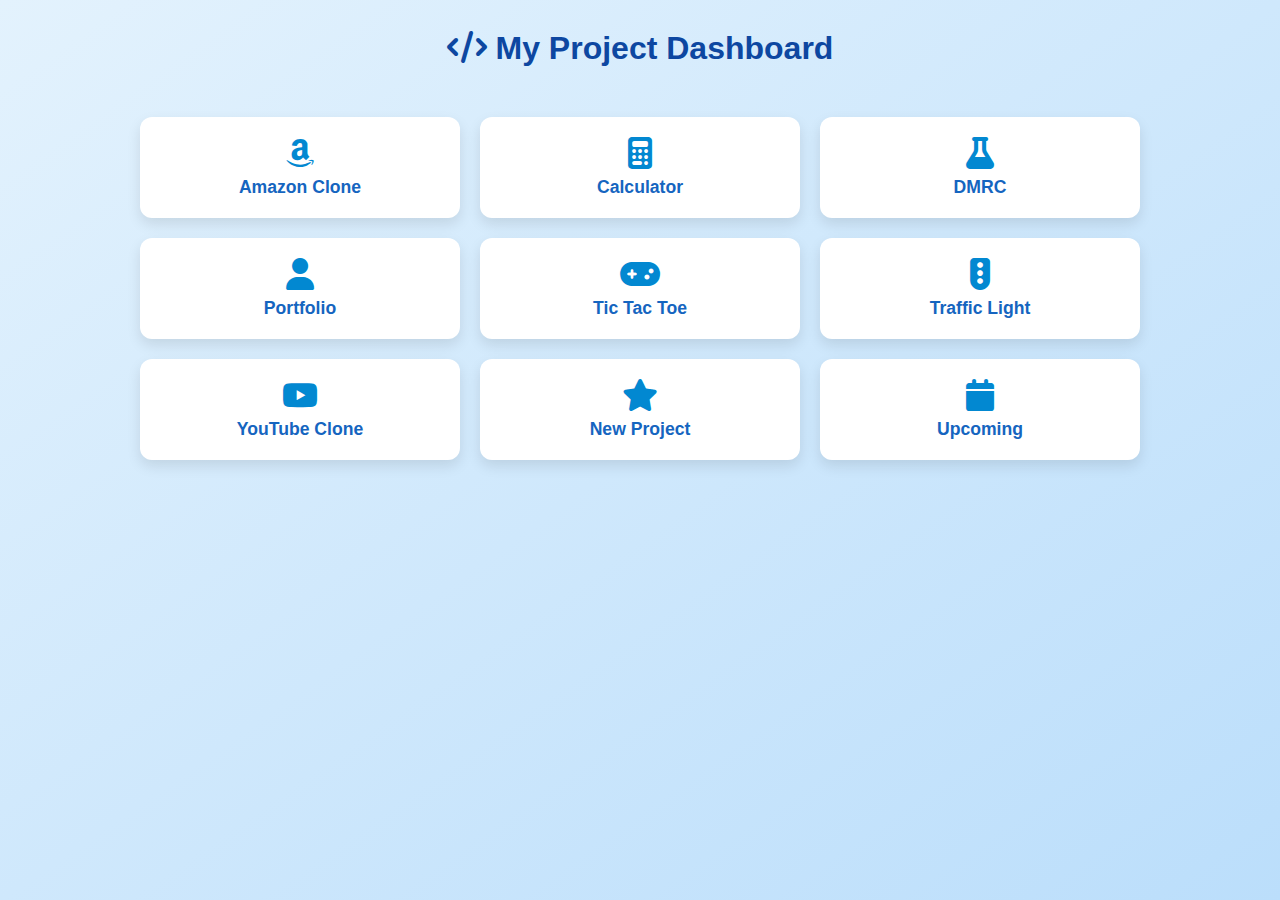
<file: index.html>
<!DOCTYPE html>
<html lang="en">
<head>
  <meta charset="UTF-8">
  <meta name="viewport" content="width=device-width, initial-scale=1.0">
  <title>My Projects Dashboard</title>
  <link rel="stylesheet" href="https://cdnjs.cloudflare.com/ajax/libs/font-awesome/6.5.0/css/all.min.css">
  <style>
    body {
      margin: 0;
      padding: 0;
      font-family: 'Segoe UI', sans-serif;
      background: linear-gradient(to bottom right, #e3f2fd, #bbdefb);
      display: flex;
      flex-direction: column;
      align-items: center;
      min-height: 100vh;
    }
    h1 {
      margin: 30px 0;
      color: #0d47a1;
      text-align: center;
    }
    .project-container {
      display: grid;
      grid-template-columns: repeat(3, 1fr); /* 3 per row */
      gap: 20px;
      padding: 20px;
      width: 90%;
      max-width: 1000px;
    }
    .project {
      background-color: #fff;
      padding: 20px;
      border-radius: 12px;
      box-shadow: 0 6px 14px rgba(0,0,0,0.1);
      text-align: center;
      transition: transform 0.3s, box-shadow 0.3s;
    }
    .project:hover {
      transform: translateY(-5px);
      box-shadow: 0 10px 20px rgba(0,0,0,0.2);
    }
    .project a {
      text-decoration: none;
      color: #1565c0;
      font-size: 1.1rem;
      font-weight: bold;
      display: block;
      margin-top: 8px;
    }
    .project i {
      font-size: 2rem;
      color: #0288d1;
    }

    /* Make responsive for small screens */
    @media (max-width: 768px) {
      .project-container {
        grid-template-columns: repeat(2, 1fr);
      }
    }
    @media (max-width: 480px) {
      .project-container {
        grid-template-columns: 1fr;
      }
    }
  </style>
</head>
<body>

  <h1><i class="fas fa-code"></i> My Project Dashboard</h1>

  <div class="project-container">
    <div class="project">
      <i class="fab fa-amazon"></i>
      <a href="amazon-clone.html" target="_blank">Amazon Clone</a>
    </div>

     <div class="project">
      <i class="fas fa-calculator"></i>
      <a href="calculator5.html" target="_blank">Calculator</a>
    </div>

    <div class="project">
      <i class="fas fa-flask"></i>
      <a href="dmrc.html" target="_blank">DMRC</a>
    </div>

       <div class="project">
      <i class="fas fa-user"></i>
      <a href="portfolio-main4.html" target="_blank">Portfolio</a>
    </div>
    
    <div class="project">
      <i class="fas fa-gamepad"></i>
      <a href="Tik-Tac-Toe6.html" target="_blank">Tic Tac Toe</a>
    </div>

    <div class="project">
      <i class="fas fa-traffic-light"></i>
      <a href="Traffic-light3.html" target="_blank">Traffic Light</a>
    </div>

    <div class="project">
      <i class="fab fa-youtube"></i>
      <a href="youtube-clone.html" target="_blank">YouTube Clone</a>
    </div>

     <div class="project">
      <i class="fas fa-star"></i>
      <a href="#" target="_blank">New Project</a>
    </div>

    <div class="project">
      <i class="fas fa-calendar"></i>
      <a href="upcoming.html" target="_blank">Upcoming</a>
    </div>

   
  </div>

</body>
</html>
</file>
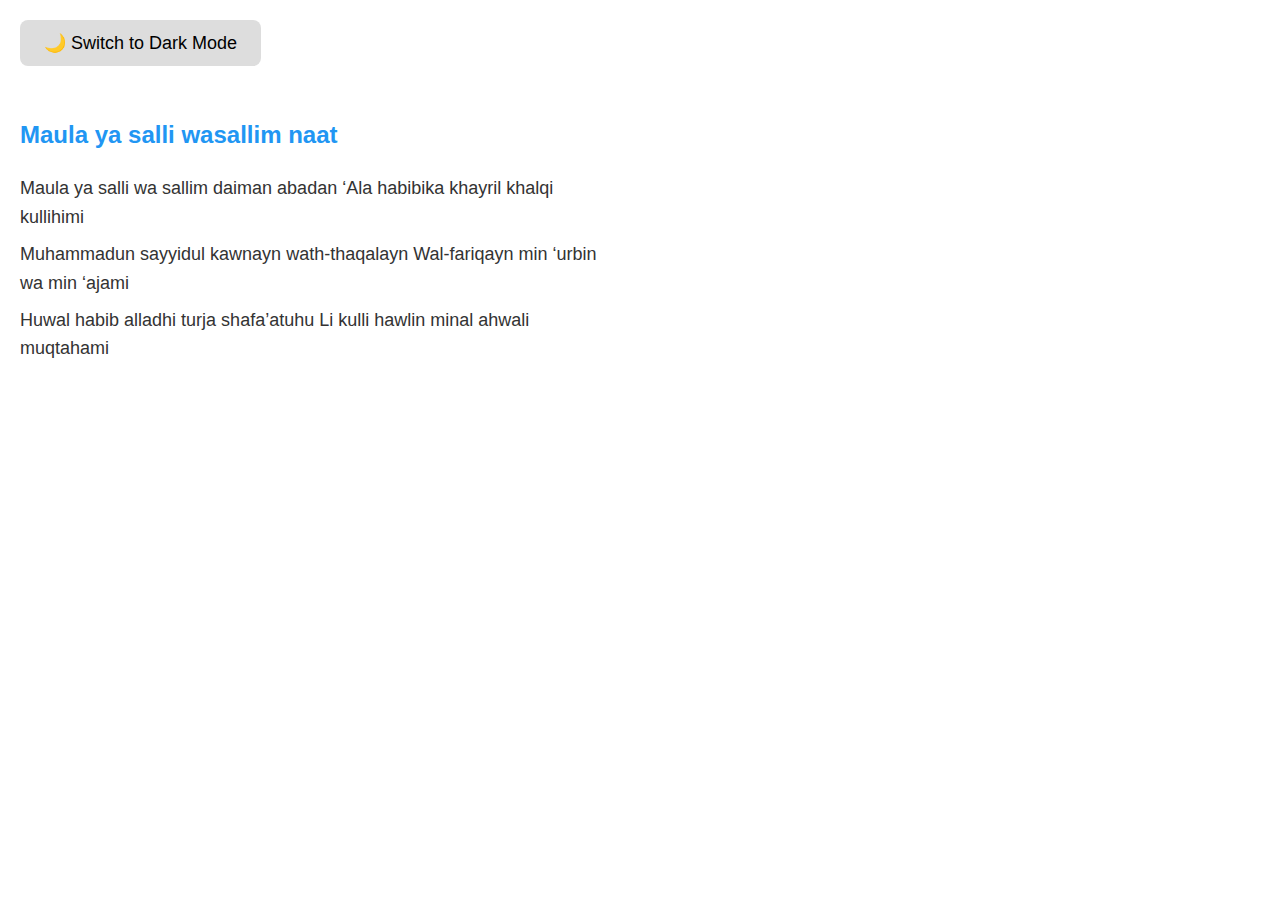
<file: day-night.html>
<!DOCTYPE html>
<html lang="en">
<head>
  <meta charset="UTF-8" />
  <meta name="viewport" content="width=device-width, initial-scale=1.0" />
  <title>Diagonal Theme Toggle</title>
  <style>
    html, body {
      margin: 0;
      padding: 0;
      overflow: hidden;
      height: 100%;
      font-family: Arial, sans-serif;
    }

    .grid {
      display: grid;
      grid-template-columns: repeat(3, 1fr);
      grid-template-rows: repeat(3, 1fr);
      width: 100vw;
      height: 100vh;
      position: absolute;
      top: 0;
      left: 0;
      z-index: -1;
    }

    .tile {
      transition: background-color 0.6s, color 0.6s;
      width: 100%;
      height: 100%;
    }

    .light-mode .tile {
      background-color: #ffffff;
      color: #000;
    }

    .dark-mode .tile {
      background-color: #111111;
      color: #fff;
    }

    button {
      position: absolute;
      top: 20px;
      left: 20px;
      padding: 12px 24px;
      font-size: 18px;
      border: none;
      border-radius: 8px;
      background-color: #ddd;
      color: #000;
      cursor: pointer;
      z-index: 10;
      transition: all 0.3s ease;
    }

    button:hover {
      background-color: #bbb;
      box-shadow: 0 0 10px rgba(0,0,0,0.2);
    }

    .progress-bar {
      position: absolute;
      top: 0;
      left: 0;
      height: 4px;
      background-color: #2196f3;
      width: 0%;
      z-index: 10;
      transition: width 0.9s ease;
    }

    .write {
      position: absolute;
      top: 100px;
      left: 20px;
      width: calc(100% - 40px);
      max-width: 600px;
      font-size: 18px;
      line-height: 1.6;
      color: #333;
      z-index: 1;
    }

    h1 {
      font-size: 24px;
      margin-bottom: 20px;
      color: #2196f3;
    }

    p {
      margin: 8px 0;
    }
  </style>
</head>
<body class="light-mode">
  <div class="progress-bar" id="progressBar"></div>
  <button id="mode">🌙 Switch to Dark Mode</button>
  <div class="grid" id="grid"></div>

  <div class="write">
    <h1>Maula ya salli wasallim naat</h1>
    <p>Maula ya salli wa sallim daiman abadan ‘Ala habibika khayril khalqi kullihimi</p>
    <p>Muhammadun sayyidul kawnayn wath-thaqalayn Wal-fariqayn min ‘urbin wa min ‘ajami</p>
    <p>Huwal habib alladhi turja shafa’atuhu Li kulli hawlin minal ahwali muqtahami</p>
    <!-- Add more lines as needed -->
  </div>

  <script>
    const body = document.body;
    const modeBtn = document.getElementById("mode");
    const progressBar = document.getElementById("progressBar");
    const grid = document.getElementById("grid");

    const rows = 3;
    const cols = 3;
    const tiles = [];

    for (let r = 0; r < rows; r++) {
      for (let c = 0; c < cols; c++) {
        const tile = document.createElement("div");
        tile.classList.add("tile");
        tile.style.transitionDelay = `${(r + c) * 100}ms`; // ✅ fixed backtick usage
        grid.appendChild(tile);
        tiles.push(tile);
      }
    }

    let currentMode = localStorage.getItem("mode") || "light";
    applyMode(currentMode, false);

    modeBtn.addEventListener("click", () => {
      progressBar.style.width = "0%";
      setTimeout(() => (progressBar.style.width = "100%"), 50);

      currentMode = currentMode === "light" ? "dark" : "light";
      localStorage.setItem("mode", currentMode);

      tiles.forEach((tile) => {
        tile.classList.remove("light-mode", "dark-mode");
        tile.offsetHeight; // force reflow
        tile.classList.add(currentMode + "-mode");
      });

      setTimeout(() => {
        applyMode(currentMode, true);
        progressBar.style.width = "0%";
      }, 900);
    });

    function applyMode(mode, animate = true) {
      body.classList.remove("light-mode", "dark-mode");
      body.classList.add(mode + "-mode");
      modeBtn.textContent =
        mode === "light" ? "🌙 Switch to Dark Mode" : "☀ Switch to Light Mode";

      if (!animate) {
        tiles.forEach((tile) => {
          tile.classList.add(mode + "-mode");
        });
      }
    }
  </script>
</body>
</html>
</file>
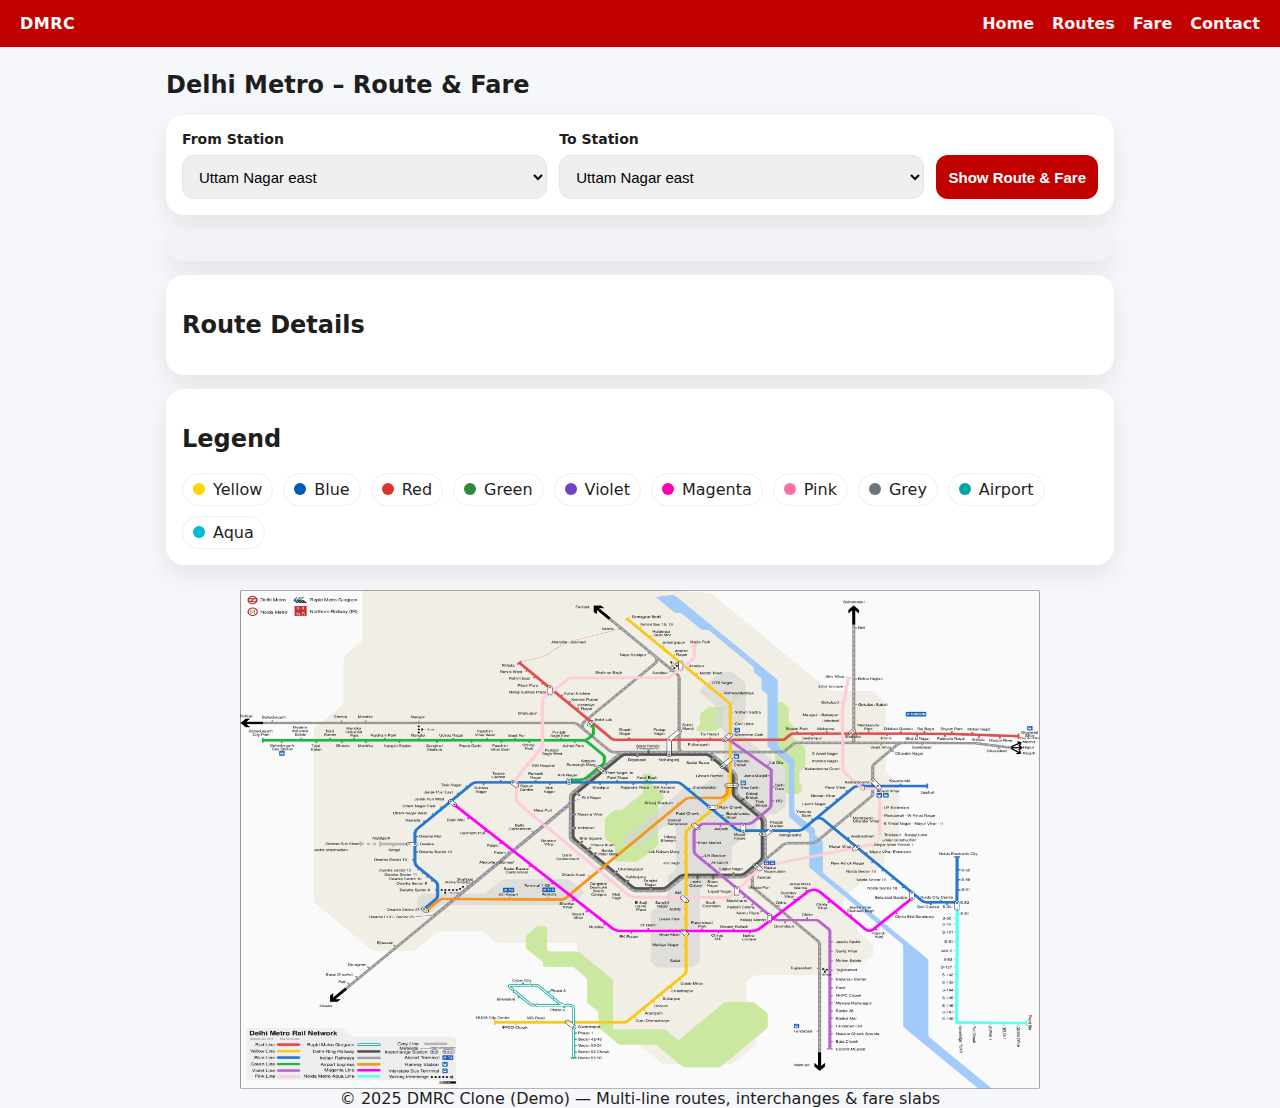
<file: dmrc.html>
<!DOCTYPE html>
<html lang="en">
<head>
  <meta charset="UTF-8" />
  <meta name="viewport" content="width=device-width, initial-scale=1" />
  <title>DMRC – Route & Fare (Multi-Line)</title>
  <link rel="stylesheet" href="dc.css" />
</head>
<body>
  <header>
    <div class="brand">DMRC</div>
    <nav>
      <a href="#">Home</a>
      <a href="#">Routes</a>
      <a href="#">Fare</a>
      <a href="#">Contact</a>
    </nav>
  </header>

  <main class="container">
    <h1>Delhi Metro – Route & Fare</h1>

    <form id="routeForm" class="card">
      <div class="field">
        <label for="from">From Station</label>
        <select id="from" required></select>
      </div>
      <div class="field">
        <label for="to">To Station</label>
        <select id="to" required></select>
      </div>
      <button type="submit">Show Route & Fare</button>
    </form>

    <section id="summary" class="card muted"></section>

    <section id="details" class="card">
      <h2>Route Details</h2>
      <ol id="steps"></ol>
    </section>

    <section class="card">
      <h2>Legend</h2>
      <div id="legend" class="legend"></div>
    </section>
  </main>
  <div class="img">
 <img src="dmrc-image.png" alt="DMRC Logo" height="500px" width="800px";> </div>
  <footer>© 2025 DMRC Clone (Demo) — Multi-line routes, interchanges & fare slabs</footer>

  <script src="dc.js"></script>
</body>
</html>
</file>
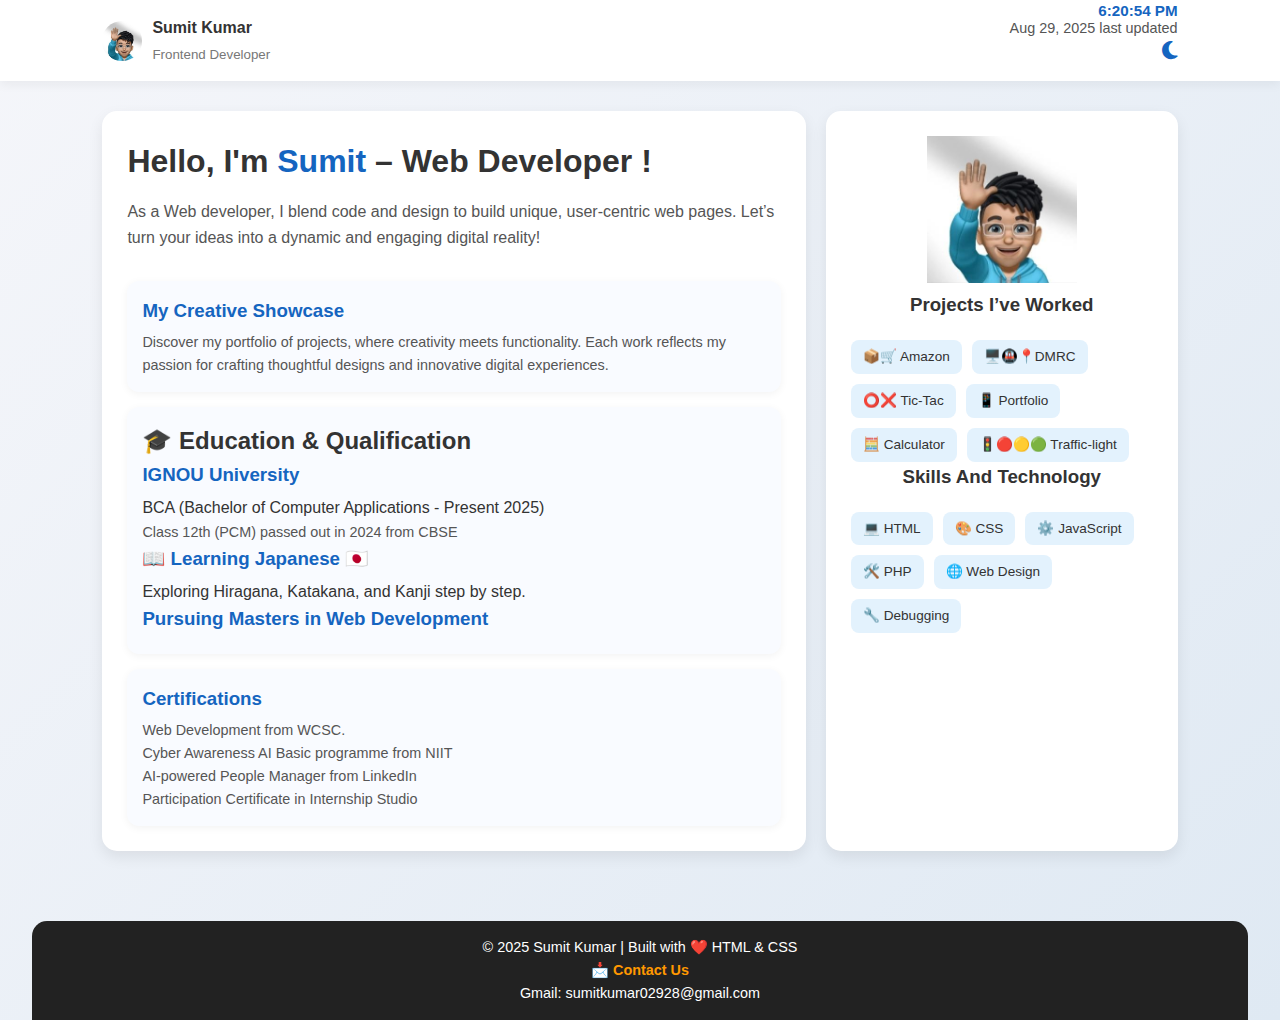
<file: portfolio-main4.html>
<!DOCTYPE html>
<html lang="en">
<head>
  <link rel="stylesheet" href="portfolio9.css">
  <meta charset="UTF-8">
  <meta name="viewport" content="width=device-width,
   initial-scale=1.0">
  <title>Portfolio | Sumit</title>
  <link rel="stylesheet" 
  href="https://cdnjs.cloudflare.com/ajax/libs/font-awesome/6.4.0/css/all.min.css">
</head>
<body>

  <!-- Header -->
  <header>
    <div class="profile">
      <img src="port-1.jpg" alt="Sumit">
      <div>
        <strong>Sumit Kumar</strong><br>
        <small>Frontend Developer</small>
      </div>
    </div>
    <div class="time">
      <div>Aug 29, 2025 last updated </div>
      <div> <span id="liveClock"></span></div>
      <i class="fas fa-moon theme-toggle" id="themeBtn"></i>
    </div>
  </header>

  <!-- Main Container -->
  <div class="container">
    <div class="card intro">
      <h1>Hello, I'm <span>Sumit</span> – Web Developer !</h1>
      <p>As a Web developer, I blend code and design to build unique, 
        user-centric web pages. Let’s turn your ideas into a dynamic and
         engaging digital reality!</p>

      <div class="projects">
        <div class="project">
          <h3>My Creative Showcase</h3>
          <p>Discover my portfolio of projects,
             where creativity meets functionality.
             Each work reflects my passion for crafting thoughtful designs and
              innovative digital experiences.</p>
        </div>
        <div class="project">
           <h2>🎓 Education & Qualification</h2>
           <p><h3>IGNOU University</h3> BCA (Bachelor of Computer Applications - Present 2025)</p>
           <p>Class 12th (PCM) passed out in 2024 from CBSE</p>
           <p><h3>📖 Learning Japanese 🇯🇵</h3> Exploring Hiragana, Katakana, and Kanji step by step.</p>
           <p><h3>Pursuing Masters in Web Development</h3></p>
        </div>
        <div class="project">
          <h3>Certifications</h3>
          <p>Web Development from WCSC.</p>
          <p>Cyber Awareness AI Basic programme from NIIT</p>
          <p>AI-powered People Manager from LinkedIn</p>
          <p>Participation Certificate in Internship Studio</p>
        </div>
      </div>
    </div>

    <!-- Right -->
    <div class="card sticker">
      <img src="port-1.jpg" alt="Sticker">
      <h3>Projects I’ve Worked</h3>
      <div class="skills">
        <span>📦🛒 Amazon</span>
        <span>🖥️🚇📍DMRC</span>
        <span>⭕❌ Tic-Tac</span>
        <span>📱 Portfolio</span>
        <span>🧮 Calculator</span>
        <span>🚦🔴🟡🟢 Traffic-light</span>
      </div>
      <h3>Skills And Technology</h3>
      <div class="skills">
        <span>💻 HTML</span>
        <span>🎨 CSS</span>
        <span>⚙️ JavaScript</span>
        <span>🛠️ PHP</span>
        <span>🌐 Web Design</span>
        <span>🔧 Debugging</span>
      </div>
    </div>
  </div>

  <footer>
    © 2025 Sumit Kumar | Built with ❤️ HTML & CSS
    <div class="contact">
      <b><a href="sign-up.html">📩 Contact Us</a></b>
    </div>
    <p>Gmail: sumitkumar02928@gmail.com</p> 
  </footer>

  <!-- Scripts -->
  <script>
    // Live Clock
    function updateClock(){
      const now = new Date();
      let hours = now.getHours();
      let minutes = now.getMinutes();
      let seconds = now.getSeconds();
      const ampm = hours >= 12 ? 'PM' : 'AM';
      hours = hours % 12;
      hours = hours ? hours : 12;
      minutes = minutes < 10 ? '0'+minutes : minutes;
      seconds = seconds < 10 ? '0'+seconds : seconds;
      document.getElementById("liveClock").textContent =
        hours + ":" + minutes + ":" + seconds + " " + ampm;
    }
    setInterval(updateClock, 1000);
    updateClock();

    // Dark/Light Theme Toggle
    const themeBtn = document.getElementById("themeBtn");
    themeBtn.addEventListener("click", () => {
      document.body.classList.toggle("dark");
      if(document.body.classList.contains("dark")){
        themeBtn.classList.remove("fa-moon");
        themeBtn.classList.add("fa-sun");
      } else {
        themeBtn.classList.remove("fa-sun");
        themeBtn.classList.add("fa-moon");
      }
    });
  </script>

</body>
</html>
</file>
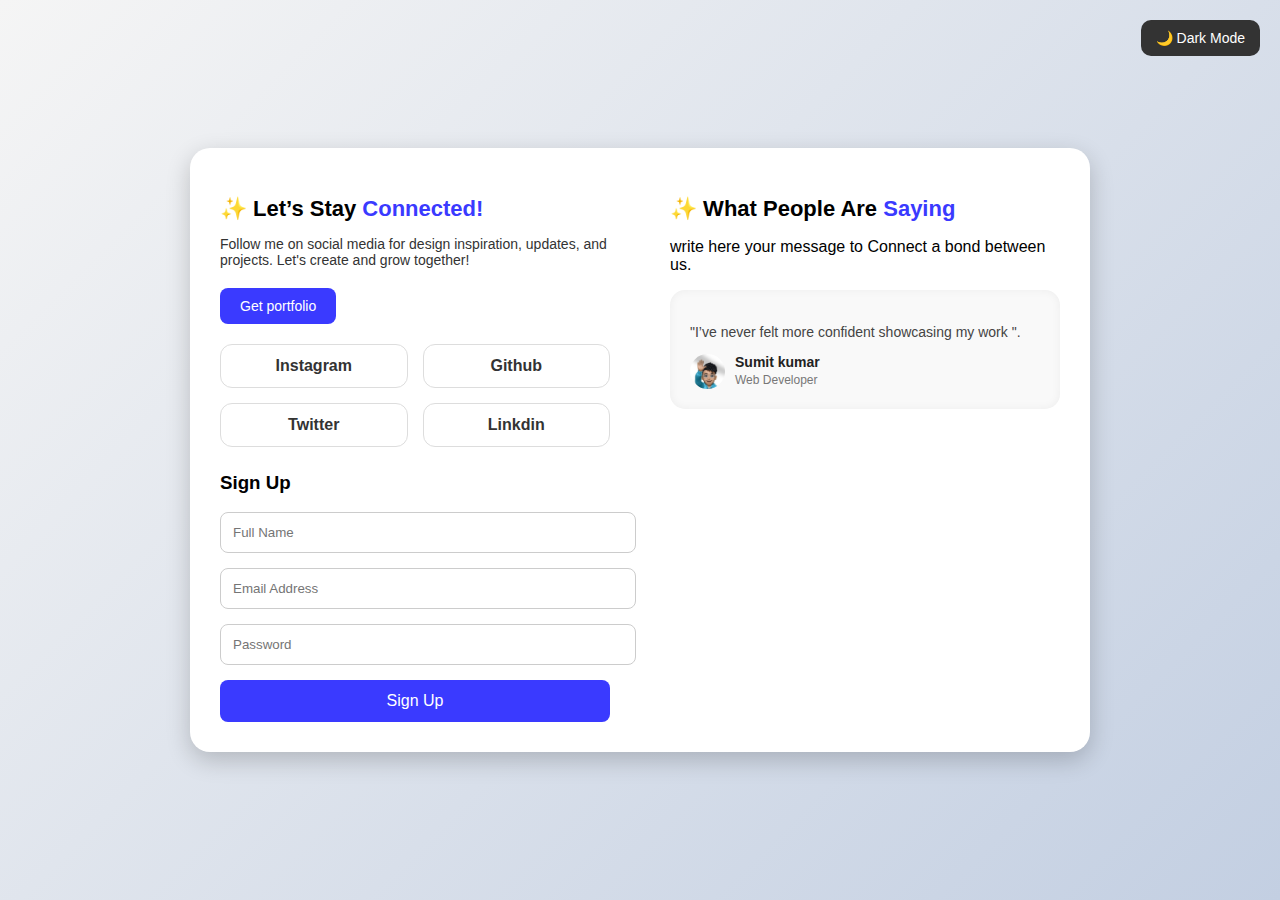
<file: sign-up.html>
<!DOCTYPE html>
<html lang="en">
<head>
  <meta charset="UTF-8">
  <meta name="viewport" content="width=device-width, initial-scale=1.0">
  <title>Sign Up Page</title>
  <style>
    body {
      margin: 0;
      font-family: Arial, sans-serif;
      background: linear-gradient(135deg, #f5f5f5, #c3cfe2);
      display: flex;
      justify-content: center;
      align-items: center;
      min-height: 100vh;
    }

    .container {
      display: grid;
      grid-template-columns: 1fr 1fr;
      background: #fff;
      border-radius: 20px;
      box-shadow: 0px 8px 25px rgba(0,0,0,0.2);
      overflow: hidden;
      width: 90%;
      max-width: 900px;
    }

    .left, .right {
      padding: 30px;
    }

    .left h2 {
      font-size: 22px;
      margin-bottom: 10px;
    }
    .left h2 span {
      color: #3a3aff;
    }

    .left p {
      font-size: 14px;
      color: #333;
      margin-bottom: 20px;
    }

    .btn {
      display: inline-block;
      padding: 10px 20px;
      background: #3a3aff;
      color: #fff;
      border-radius: 8px;
      text-decoration: none;
      font-size: 14px;
      transition: 0.3s;
    }
    .btn:hover {
      background: #2a2adf;
    }

    .socials {
      display: grid;
      grid-template-columns: repeat(2, 1fr);
      gap: 15px;
      margin-top: 20px;
    }

    .socials a {
      display: flex;
      justify-content: center;
      align-items: center;
      padding: 12px;
      border: 1px solid #ddd;
      border-radius: 12px;
      text-decoration: none;
      color: #333;
      font-weight: bold;
      transition: 0.3s;
    }
    .socials a:hover {
      background: #f0f0ff;
      color: #3a3aff;
      transform: scale(1.05);
    }

    /* Sign Up Form */
    .signup-form {
      margin-top: 25px;
    }
    .signup-form input {
      width: 100%;
      padding: 12px;
      margin-bottom: 15px;
      border-radius: 8px;
      border: 1px solid #ccc;
      outline: none;
      transition: 0.3s;
    }
    .signup-form input:focus {
      border-color: #3a3aff;
      box-shadow: 0 0 5px #3a3aff66;
    }

    .signup-form button {
      width: 100%;
      padding: 12px;
      background: #3a3aff;
      color: white;
      border: none;
      border-radius: 8px;
      font-size: 16px;
      cursor: pointer;
      transition: 0.3s;
    }
    .signup-form button:hover {
      background: #2a2adf;
    }

    /* Right Section */
    .right h2 {
      font-size: 22px;
      margin-bottom: 10px;
    }
    .right h2 span {
      color: #3a3aff;
    }
    .quote-box {
      background: #f9f9f9;
      border-radius: 15px;
      padding: 20px;
      margin-top: 15px;
      box-shadow: inset 0 0 10px rgba(0,0,0,0.05);
    }
    .quote-box p {
      font-size: 14px;
      color: #444;
    }
    .quote-author {
      display: flex;
      align-items: center;
      margin-top: 10px;
    }
    .quote-author img {
      width: 35px;
      height: 35px;
      border-radius: 50%;
      margin-right: 10px;
    }
    .quote-author h4 {
      margin: 0;
      font-size: 14px;
      color: #222;
    }
    .quote-author span {
      font-size: 12px;
      color: #777;
    }

    /* Dark Mode */
    body.dark {
      background: #121212;
    }
    body.dark .container {
      background: #1e1e1e;
      color: #fff;
    }
    body.dark .quote-box {
      background: #2b2b2b;
    }
    .dark-toggle {
      position: absolute;
      top: 20px;
      right: 20px;
      background: #333;
      color: white;
      padding: 10px 15px;
      border-radius: 10px;
      cursor: pointer;
      font-size: 14px;
    }
  </style>
</head>
<body>
  <div class="dark-toggle" onclick="toggleDarkMode()">🌙 Dark Mode</div>

  <div class="container">
    <div class="left">
      <h2>✨ Let’s Stay <span>Connected!</span></h2>
      <p>Follow me on social media for design inspiration,
         updates, and projects. Let's create and grow together!</p>
      <a href="#" class="btn">Get portfolio</a>

      <div class="socials">
        <a href="#">Instagram</a>
        <a href="#">Github</a>
        <a href="#">Twitter</a>
        <a href="#">Linkdin</a>
      </div>

      <div class="signup-form">
        <h3>Sign Up</h3>
        <form onsubmit="return validateForm()">
          <input type="text" id="name" placeholder="Full Name" required>
          <input type="email" id="email" placeholder="Email Address" required>
          <input type="password" id="password" placeholder="Password" required>
          <button type="submit">Sign Up</button>
        </form>
      </div>
    </div>

    <div class="right">
      <h2>✨ What People Are <span>Saying</span></h2>
      <p>write here your message to Connect a bond between us.</p>
      <div class="quote-box">
        <p>"I’ve never felt more confident showcasing my work ". </p>
        <div class="quote-author">
          <img src="port-1.jpg" alt="Author">
          <div>
            <h4>Sumit kumar</h4>
            <span>Web Developer</span>
          </div>
        </div>
      </div>
    </div>
  </div>

  <script>
    function toggleDarkMode() {
      document.body.classList.toggle("dark");
    }

    function validateForm() {
      let email = document.getElementById("email").value;
      if (!email.includes("@")) {
        alert("Please enter a valid email.");
        return false;
      }
      alert("Sign-up successful!");
      return true;
    }
  </script>
</body>
</html>
</file>
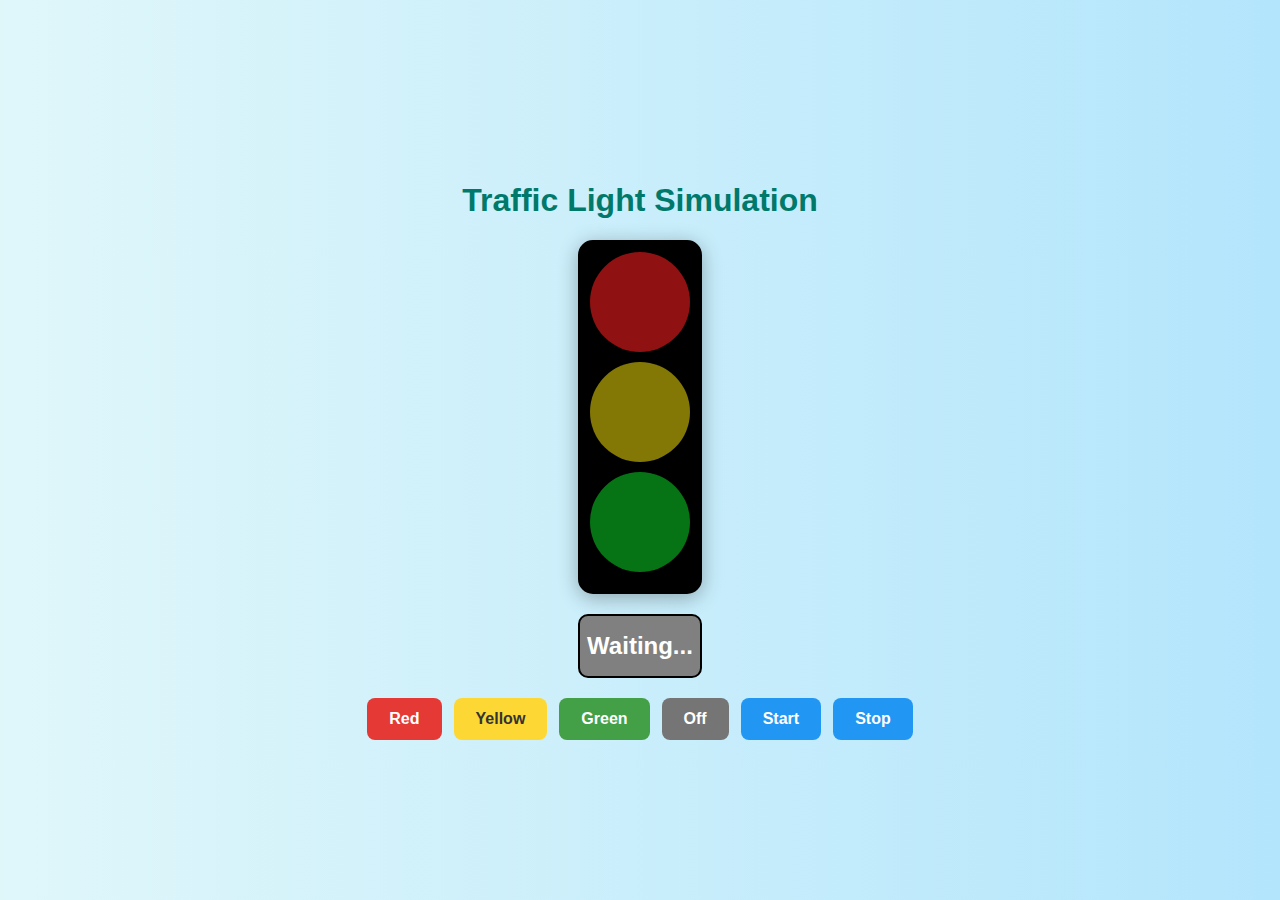
<file: Traffic-light3.html>
<!DOCTYPE html>
<html lang="en">
<head>
  <meta charset="UTF-8" />
  <meta name="viewport" content="width=device-width, initial-scale=1.0"/>
  <title>Traffic Light</title>
  <style>
    body {
      margin: 0;
      padding: 0;
      background: linear-gradient(to right, #e0f7fa, #b3e5fc);
      font-family: Arial, sans-serif;
      display: flex;
      flex-direction: column;
      align-items: center;
      justify-content: center;
      min-height: 100vh;
    }

    h1 {
      color: #00796b;
    }

    .container {
      border: 2px solid black;
      border-radius: 15px;
      height: 350px;
      width: 120px;
      background-color: black;
      box-shadow: 0 4px 20px rgba(0, 0, 0, 0.3);
      margin-bottom: 20px;
    }

    .div1, .div2, .div3 {
      height: 100px;
      width: 100px;
      margin: 10px;
      border-radius: 50%;
      transition: background-color 0.3s;
    }

    #box1 {
      background-color: rgba(159, 19, 19, 0.899);
    }

    #box2 {
      background-color: rgb(131, 120, 6);
    }

    #box3 {
      background-color: rgba(13, 245, 44, 0.473);
    }

    .timer-box {
      width: 120px;
      height: 60px;
      font-size: 24px;
      text-align: center;
      line-height: 60px;
      border: 2px solid #000;
      border-radius: 10px;
      background-color: gray;
      color: white;
      font-weight: bold;
      margin-bottom: 20px;
    }

    .mainbutton {
      display: flex;
      flex-wrap: wrap;
      gap: 12px;
      justify-content: center;
    }

    .mainbutton button {
      padding: 12px 22px;
      font-size: 16px;
      font-weight: bold;
      border: none;
      border-radius: 8px;
      color: white;
      cursor: pointer;
      transition: transform 0.2s, box-shadow 0.2s;
    }

    #Red {
      background-color: #e53935;
    }
    #Red:hover {
      background-color: #c62828;
      transform: scale(1.05);
      box-shadow: 0 4px 10px rgba(229, 57, 53, 0.5);
    }

    #Yellow {
      background-color: #fdd835;
      color: #333;
    }
    #Yellow:hover {
      background-color: #fbc02d;
      transform: scale(1.05);
      box-shadow: 0 4px 10px rgba(253, 216, 53, 0.6);
    }

    #Green {
      background-color: #43a047;
    }
    #Green:hover {
      background-color: #2e7d32;
      transform: scale(1.05);
      box-shadow: 0 4px 10px rgba(67, 160, 71, 0.5);
    }

    #Off {
      background-color: #757575;
    }
    #Off:hover {
      background-color: #616161;
      transform: scale(1.05);
      box-shadow: 0 4px 10px rgba(117, 117, 117, 0.5);
    }

    .mainbutton button:not(#Red):not(#Yellow):not(#Green):not(#Off) {
      background-color: #2196f3;
    }
    .mainbutton button:not(#Red):not(#Yellow):not(#Green):not(#Off):hover {
      background-color: #1976d2;
      transform: scale(1.05);
      box-shadow: 0 4px 10px rgba(33, 150, 243, 0.5);
    }
  </style>
</head>
<body>

  <h1>Traffic Light Simulation</h1>

  <div class="container">
    <div class="div1" id="box1"></div>
    <div class="div2" id="box2"></div>
    <div class="div3" id="box3"></div>
  </div>

  <div class="timer-box" id="timerBox">Waiting...</div>

  <div class="mainbutton">
    <button id="Red" onclick="sumit(event)">Red</button>
    <button id="Yellow" onclick="sumit(event)">Yellow</button>
    <button id="Green" onclick="sumit(event)">Green</button>
    <button id="Off" onclick="sumit(event)">Off</button>
    <button onclick="startCycle()">Start</button>
    <button onclick="stopCycle()">Stop</button>
  </div>

  <script>
    let intervalId;
    let state = "Off";
    const timerBox = document.getElementById("timerBox");

    function updateTimerBox(color, sec) {
      timerBox.style.backgroundColor = color;
      timerBox.textContent = sec + "s";
    }

    function resetLights() {
      document.getElementById("box1").style.backgroundColor = "rgba(159, 19, 19, 0.899)";
      document.getElementById("box2").style.backgroundColor = "rgb(131, 120, 6)";
      document.getElementById("box3").style.backgroundColor = "rgba(13, 245, 44, 0.473)";
    }

    function sumit(event) {
      stopCycle();
      switch (event.target.id) {
        case "Red":
          document.getElementById("box1").style.backgroundColor = "red";
          document.getElementById("box2").style.backgroundColor = "rgb(131, 120, 6)";
          document.getElementById("box3").style.backgroundColor = "rgba(13, 245, 44, 0.473)";
          updateTimerBox("red", "Manual");
          break;
        case "Yellow":
          document.getElementById("box2").style.backgroundColor = "yellow";
          document.getElementById("box1").style.backgroundColor = "rgba(159, 19, 19, 0.899)";
          document.getElementById("box3").style.backgroundColor = "rgba(13, 245, 44, 0.473)";
          updateTimerBox("orange", "Manual");
          break;
        case "Green":
          document.getElementById("box3").style.backgroundColor = "rgb(10, 229, 10)";
          document.getElementById("box1").style.backgroundColor = "rgba(159, 19, 19, 0.899)";
          document.getElementById("box2").style.backgroundColor = "rgb(131, 120, 6)";
          updateTimerBox("green", "Manual");
          break;
        case "Off":
          resetLights();
          timerBox.style.backgroundColor = "gray";
          timerBox.textContent = "Off";
          break;
      }
    }

    function startCycle() {
      stopCycle();
      let sec = 0;
      state = "Red";
      updateLight(state);

      intervalId = setInterval(() => {
        sec++;
        updateTimerBox(getColor(state), sec);

        if (state === "Red" && sec === 15) {
          state = "Yellow";
          sec = 0;
          updateLight(state);
        } else if (state === "Yellow" && sec === 5) {
          state = "Green";
          sec = 0;
          updateLight(state);
        } else if (state === "Green" && sec === 10) {
          state = "Red";
          sec = 0;
          updateLight(state);
        }
      }, 1000);
    }

    function stopCycle() {
      clearInterval(intervalId);
      intervalId = null;
      timerBox.textContent = "Stopped";
      timerBox.style.backgroundColor = "gray";
    }

    function updateLight(current) {
      resetLights();
      switch (current) {
        case "Red":
          document.getElementById("box1").style.backgroundColor = "red";
          break;
        case "Yellow":
          document.getElementById("box2").style.backgroundColor = "yellow";
          break;
        case "Green":
          document.getElementById("box3").style.backgroundColor = "rgb(10, 229, 10)";
          break;
      }
    }

    function getColor(state) {
      switch (state) {
        case "Red": return "red";
        case "Yellow": return "orange";
        case "Green": return "green";
        default: return "gray";
      }
    }
  </script>
</body>
</html>
</file>
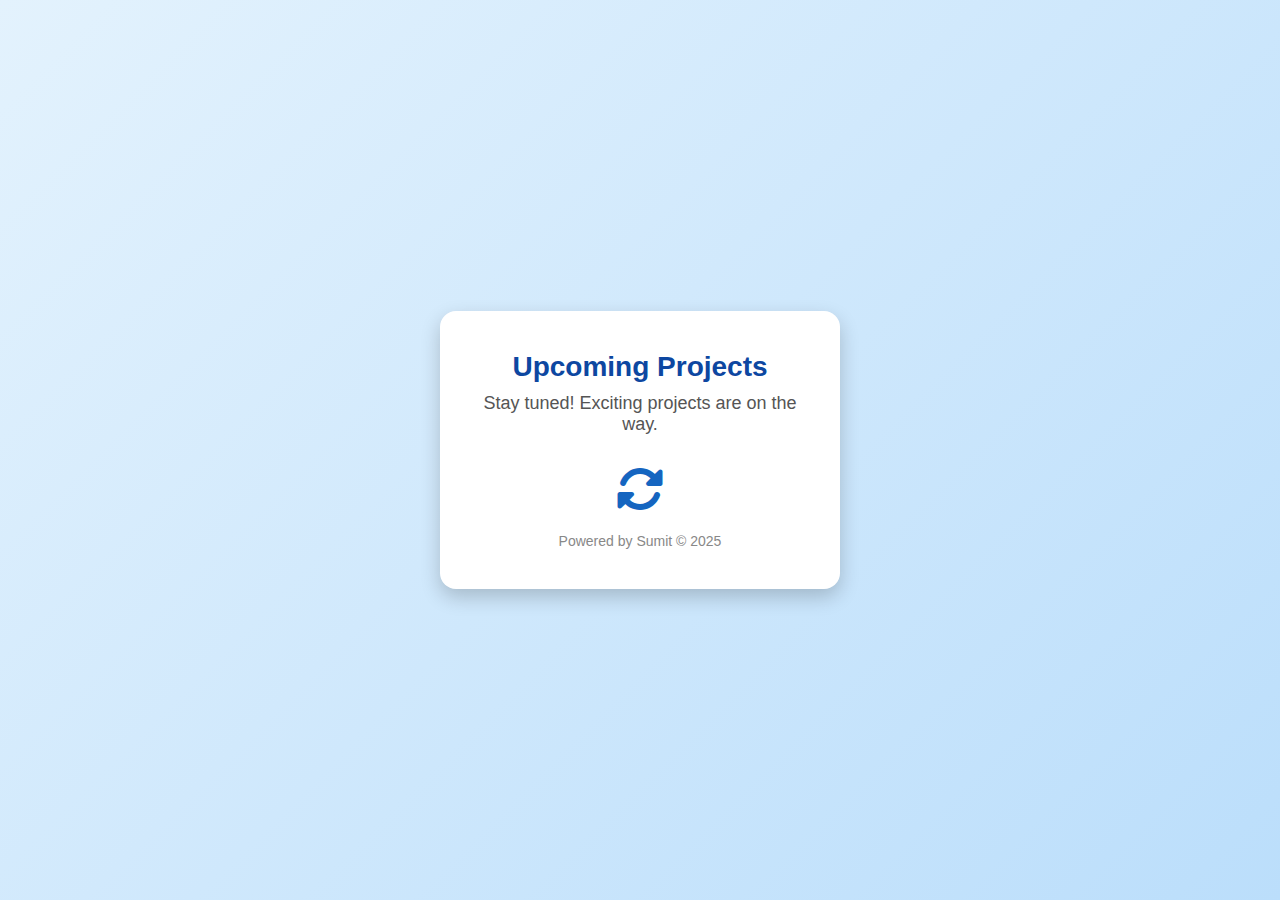
<file: upcoming.html>
<!DOCTYPE html>
<html lang="en">
<head>
  <meta charset="UTF-8">
  <title>Upcoming Projects</title>
  <meta name="viewport" content="width=device-width, initial-scale=1.0">
  <!-- Font Awesome CDN -->
  <link rel="stylesheet" href="https://cdnjs.cloudflare.com/ajax/libs/font-awesome/6.4.0/css/all.min.css">
  <style>
    * {
      margin: 0;
      padding: 0;
      box-sizing: border-box;
    }

    body {
      height: 100vh;
      background: linear-gradient(135deg, #e3f2fd, #bbdefb);
      display: flex;
      justify-content: center;
      align-items: center;
      font-family: 'Segoe UI', sans-serif;
    }

    .container {
      background-color: #ffffff;
      padding: 40px;
      border-radius: 16px;
      box-shadow: 0 8px 20px rgba(0, 0, 0, 0.2);
      text-align: center;
      max-width: 400px;
      width: 90%;
    }

    h1 {
      color: #0d47a1;
      font-size: 28px;
      margin-bottom: 10px;
    }

    p {
      font-size: 18px;
      color: #555;
      margin-bottom: 30px;
    }

    .refresh-icon {
      font-size: 48px;
      cursor: pointer;
      transition: transform 0.4s ease, color 0.4s ease;
      color: #1565c0;
    }

    .refresh-icon:hover {
      transform: rotate(360deg) scale(1.2);
      color: #e53935;
    }

    .rotating {
      animation: spin 2s linear infinite;
      color: #1565c0;
    }

    @keyframes spin {
      0% {
        transform: rotate(0deg);
        color: #1565c0;
      }
      50% {
        color: #e53935;
      }
      100% {
        transform: rotate(360deg);
        color: #1565c0;
      }
    }

    .footer {
      margin-top: 20px;
      font-size: 14px;
      color: #888;
    }
  </style>
</head>
<body>

  <div class="container">
    <h1>Upcoming Projects</h1>
    <p>Stay tuned! Exciting projects are on the way.</p>
    <i class="fas fa-sync-alt refresh-icon" id="refreshBtn" title="Refresh"></i>
    <div class="footer">Powered by Sumit © 2025</div>
  </div>

  <script>
    const refreshBtn = document.getElementById('refreshBtn');
    refreshBtn.addEventListener('click', () => {
      refreshBtn.classList.add('rotating');
      setTimeout(() => {
        refreshBtn.classList.remove('rotating');
        alert("Projects are coming soon. Stay tuned!");
      }, 2000);
    });
  </script>

</body>
</html>
</file>
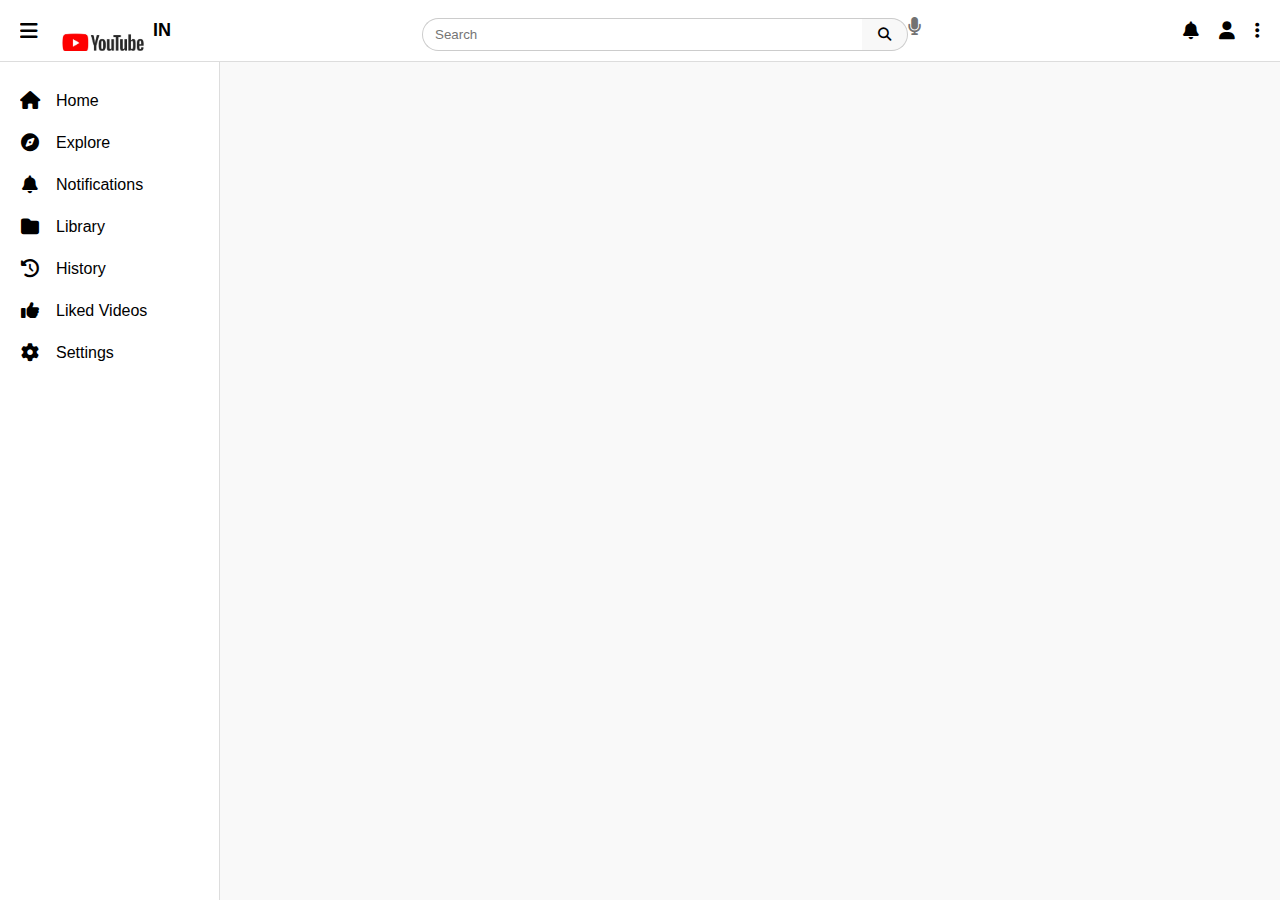
<file: youtube-clone.html>
<!DOCTYPE html>
<html lang="en">
<head>
  <meta charset="UTF-8" />
  <meta name="viewport" content="width=device-width, initial-scale=1.0"/>
  <title>YouTube Clone</title>
  <link rel="stylesheet" href="https://cdnjs.cloudflare.com/ajax/libs/font-awesome/6.5.0/css/all.min.css"/>
  <style>
    * {
      margin: 0;
      padding: 0;
      box-sizing: border-box;
    }

    body {
      font-family: Arial, sans-serif;
      display: flex;
      min-height: 100vh;
      background-color: #f9f9f9;
    }

    header {
      position: fixed;
      width: 100%;
      background-color: #fff;
      border-bottom: 1px solid #ddd;
      padding: 10px 20px;
      z-index: 10;
    }

    .navbar {
      display: flex;
      align-items: center;
      justify-content: space-between;
    }

    .left-section,
    .right-section {
      display: flex;
      align-items: center;
    }

    .left-section i {
      font-size: 20px;
      margin-right: 20px;
      cursor: pointer;
    }

    .logo {
      background-image: url('youtube-image.jpg'); /* replace with your actual image path */
      background-size: cover;
      height: 40px;
      width: 90px;
      margin-right: 5px;
    }

    .logo-text {
      font-weight: bold;
      font-size: 18px;
    }

    .center-section {
      flex-grow: 1;
      display: flex;
      justify-content: center;
      align-items: center;
    }

    .search-bar {
      display: flex;
      width: 60%;
      max-width: 500px;
    }

    .search-bar input {
      width: 100%;
      padding: 8px 12px;
      border: 1px solid #ccc;
      border-right: none;
      border-radius: 20px 0 0 20px;
      outline: none;
    }

    .search-bar button {
      padding: 8px 16px;
      border: 1px solid #ccc;
      background-color: #f8f8f8;
      border-left: none;
      border-radius: 0 20px 20px 0;
      cursor: pointer;
    }

    .right-section i {
      font-size: 18px;
      margin-left: 20px;
      cursor: pointer;
    }

    /* Sidebar */
    .sidebar {
      position: fixed;
      top: 60px; /* height of header */
      left: 0;
      width: 220px;
      height: calc(100% - 60px);
      background-color: #fff;
      border-right: 1px solid #ddd;
      padding-top: 20px;
      z-index: 5;
    }

    .sidebar ul {
      list-style: none;
      padding: 0;
    }

    .sidebar li {
      display: flex;
      align-items: center;
      padding: 12px 20px;
      cursor: pointer;
      transition: background 0.2s;
    }

    .sidebar li:hover {
      background-color: #f0f0f0;
    }

    .sidebar i {
      margin-right: 16px;
      font-size: 18px;
      width: 20px;
      text-align: center;
    }

    /* Main content area */
    .main-content {
      margin-top: 60px; /* header height */
      margin-left: 220px; /* sidebar width */
      padding: 20px;
      flex-grow: 1;
    }

    @media (max-width: 768px) {
      .search-bar {
        width: 80%;
      }

      .right-section i {
        margin-left: 10px;
      }

      .sidebar {
        width: 60px;
      }

      .sidebar li span {
        display: none;
      }

      .main-content {
        margin-left: 60px;
      }
    }
    .search-bar{
        margin-top: 8px;
        margin-left: 10px; 
        font-size: large;
        color: #727272;
    }
  </style>
</head>
<body>
  <!-- Sidebar -->
  <div class="sidebar">
    <ul>
      <li><i class="fa-solid fa-house"></i> <span>Home</span></li>
      <li><i class="fa-solid fa-compass"></i> <span>Explore</span></li>
      <li><i class="fa-solid fa-bell"></i> <span>Notifications</span></li>
      <li><i class="fa-solid fa-folder"></i> <span>Library</span></li>
      <li><i class="fa-solid fa-clock-rotate-left"></i> <span>History</span></li>
      <li><i class="fa-solid fa-thumbs-up"></i> <span>Liked Videos</span></li>
      <li><i class="fa-solid fa-gear"></i> <span>Settings</span></li>
    </ul>
  </div>

  <!-- Header/Navbar -->
  <header>
    <div class="navbar">
      <div class="left-section">
        <i class="fa-solid fa-bars"></i>
        <div class="logo"></div>
        <span class="logo-text">IN</span>
      </div>

      <div class="center-section">
        <div class="search-bar">
          <input type="text" placeholder="Search" />
          <button><i class="fa-solid fa-magnifying-glass"></i></button>
               <i class="fa-solid fa-microphone " ></i>
        </div>
      </div>

      <div class="right-section">

        <i class="fa-solid fa-bell"></i>
        <i class="fa-solid fa-user"></i>
        <i class="fa-solid fa-ellipsis-v"></i>
      </div>
    </div>
  </header>

  <!-- Main Content -->
  <div class="main-content">
   
  </div>
</body>
</html>
</file>
<file: dc.css>
:root{
  --red:#c10000;
  --bg:#f6f7fb;
  --card:#ffffff;
  --text:#1e1e1e;
  --muted:#f0f2f6;
  --radius:18px;
  --shadow:0 10px 25px rgba(0,0,0,.08);
}
*{box-sizing:border-box}
html,body{margin:0;padding:0;font-family:Inter,system-ui,Segoe UI,Roboto,Arial,sans-serif;color:var(--text);background:var(--bg)}
header{
  position:sticky;top:0;z-index:10;
  display:flex;justify-content:space-between;align-items:center;
  padding:14px 20px;background:var(--red);color:#fff
}
header .brand{font-weight:800;letter-spacing:.5px}
header nav{display:flex;gap:18px}
header nav a{color:#fff;text-decoration:none;font-weight:600;opacity:.95}
header nav a:hover{opacity:1;text-decoration:underline}

.container{max-width:980px;margin:24px auto;padding:0 16px}
h1{margin:0 0 16px 0;font-size:24px}

.card{
  background:var(--card);border-radius:var(--radius);box-shadow:var(--shadow);
  padding:16px;margin:14px 0
}
.card.muted{background:var(--muted)}

form.card{display:grid;grid-template-columns:1fr 1fr auto;gap:12px;align-items:end}
.field{display:flex;flex-direction:column;gap:8px}
label{font-size:14px;font-weight:600}
select,button{
  height:44px;border:1px solid #e0e3eb;border-radius:12px;padding:0 12px;font-size:15px
}
button{background:var(--red);color:#fff;border:none;font-weight:700;cursor:pointer}
button:hover{filter:brightness(.95)}

#summary{font-size:15px}

.legend{display:flex;flex-wrap:wrap;gap:10px}
.badge{
  display:inline-flex;align-items:center;gap:8px;border-radius:999px;padding:6px 10px;border:1px solid #eceef4;background:#fff
}
.dot{width:12px;height:12px;border-radius:50%}

ol#steps{margin:0;padding-left:20px}
.step-line{display:inline-flex;align-items:center;gap:8px;padding:2px 8px;border-radius:999px;border:1px solid #e7e9f1;margin-left:6px;background:#fff}
.interchange{background:#fff7d6;border-color:#ffe49b}

@media (max-width:820px){
  form.card{grid-template-columns:1fr;align-items:stretch}
}

.img{
    display: grid;
    place-items: center;
}
footer{
    text-align: center
}
</file>
<file: portfolio9.css>
* {margin: 0; padding: 0; box-sizing: border-box;}
    body {
      font-family: 'Segoe UI', sans-serif;
      background: linear-gradient(135deg, #f5f6fa, #dfe9f3);
      color: #333;
      line-height: 1.6;
      transition: background 0.4s, color 0.4s;
    }

    header {
      display: flex;
      justify-content: space-between;
      align-items: center;
      padding: 15px 8%;
      background: #fff;
      box-shadow: 0 4px 10px rgba(0,0,0,0.05);
      transition: background 0.4s, color 0.4s;
    }
    header .profile {
      display: flex; align-items: center; gap: 10px;
    }
    header .profile img {
      width: 40px; height: 40px; border-radius: 50%; object-fit: cover;
    }
    header small {color: #777;}

    .time {
      text-align: right;
      font-size: 0.9rem;
      color: #555;
      position: relative;
    }

    /* Theme toggle button */
    .theme-toggle {
      cursor: pointer;
      margin-left: 15px;
      font-size: 1.3rem;
      color: #1565c0;
      transition: transform 0.3s;
    }
    .theme-toggle:hover {
      transform: rotate(20deg);
      color: #e91e63;
    }

    #liveClock {
      font-weight: bold;
      font-size: 0.95rem;
      color: #1565c0;
      position: absolute;
      right: 0;
      top: -18px;
    }

    .container {
      padding: 30px 8%;
      display: grid;
      grid-template-columns: 2fr 1fr;
      gap: 20px;
    }
    .card {
      background: #fff;
      padding: 25px;
      border-radius: 15px;
      box-shadow: 0 6px 15px rgba(0,0,0,0.08);
      transition: background 0.4s, color 0.4s;
    }

    .intro h1 {
      font-size: 2rem;
      margin-bottom: 12px;
    }
    .intro h1 span { 
      color: #1565c0; 
      transition: 0.3s ease-in-out;
      cursor: pointer;
    }
    .intro h1 span:hover {
      color: #e91e63;
      font-size: 2.2rem;
    }
    .intro p {color: #555;}

    .sticker { text-align: center; }
    .sticker img { width: 150px; }

    .skills {
      margin-top: 20px;
      display: flex;
      gap: 10px;
      flex-wrap: wrap;
    }
    .skills span {
      background: #e3f2fd;
      padding: 6px 12px;
      border-radius: 8px;
      font-size: 0.85rem;
      transition: transform 0.3s, background 0.4s;
    }
    .skills span:hover {
      transform: scale(1.1);
      background: #bbdefb;
    }

    .projects {
      margin-top: 30px;
      display: grid;
      gap: 15px;
    }
    .project {
      background: #f9fbff;
      padding: 15px;
      border-radius: 12px;
      box-shadow: 0 2px 8px rgba(0,0,0,0.05);
      transition: background 0.4s, color 0.4s;
    }
    .project h3 {margin-bottom: 5px; color: #1565c0;}
    .project p {font-size: 0.9rem; color: #555;}

    footer {
      text-align: center;
      margin-top: 40px;
      padding: 15px 5%;
      width: 95%;
      margin-left: auto;
      margin-right: auto;
      background: #222;
      color: #fff;
      font-size: 0.9rem;
      border-top-left-radius: 15px;
      border-top-right-radius: 15px;
      transition: background 0.4s, color 0.4s;
    }
    footer a {
      color: #ff9800;
      text-decoration: none;
      transition: color 0.3s;
    }
    footer a:hover { color: #fff176; }

    /* Dark Mode */
    body.dark {
      background: linear-gradient(135deg, #1c1c1c, #2c2c2c);
      color: #f5f5f5;
    }
    body.dark header {
      background: #333;
      color: #f5f5f5;
    }
    body.dark .card {
      background: #2c2c2c;
      color: #ddd;
    }
    body.dark .project {
      background: #333;
      color: #eee;
    }
    body.dark footer {
      background: #111;
      color: #bbb;
    }
    body.dark .skills span {
      background: #444;
      color: #ddd;
    }

    /* Responsive */
    @media (max-width: 992px) {
      .container { grid-template-columns: 1fr; }
      .intro h1 { font-size: 1.7rem; }
    }
    @media (max-width: 600px) {
      header { flex-direction: column; gap: 10px; }
      .intro h1 { font-size: 1.5rem; text-align: center; }
      .container { padding: 15px; }
      footer { font-size: 0.8rem; }
    }
</file>
